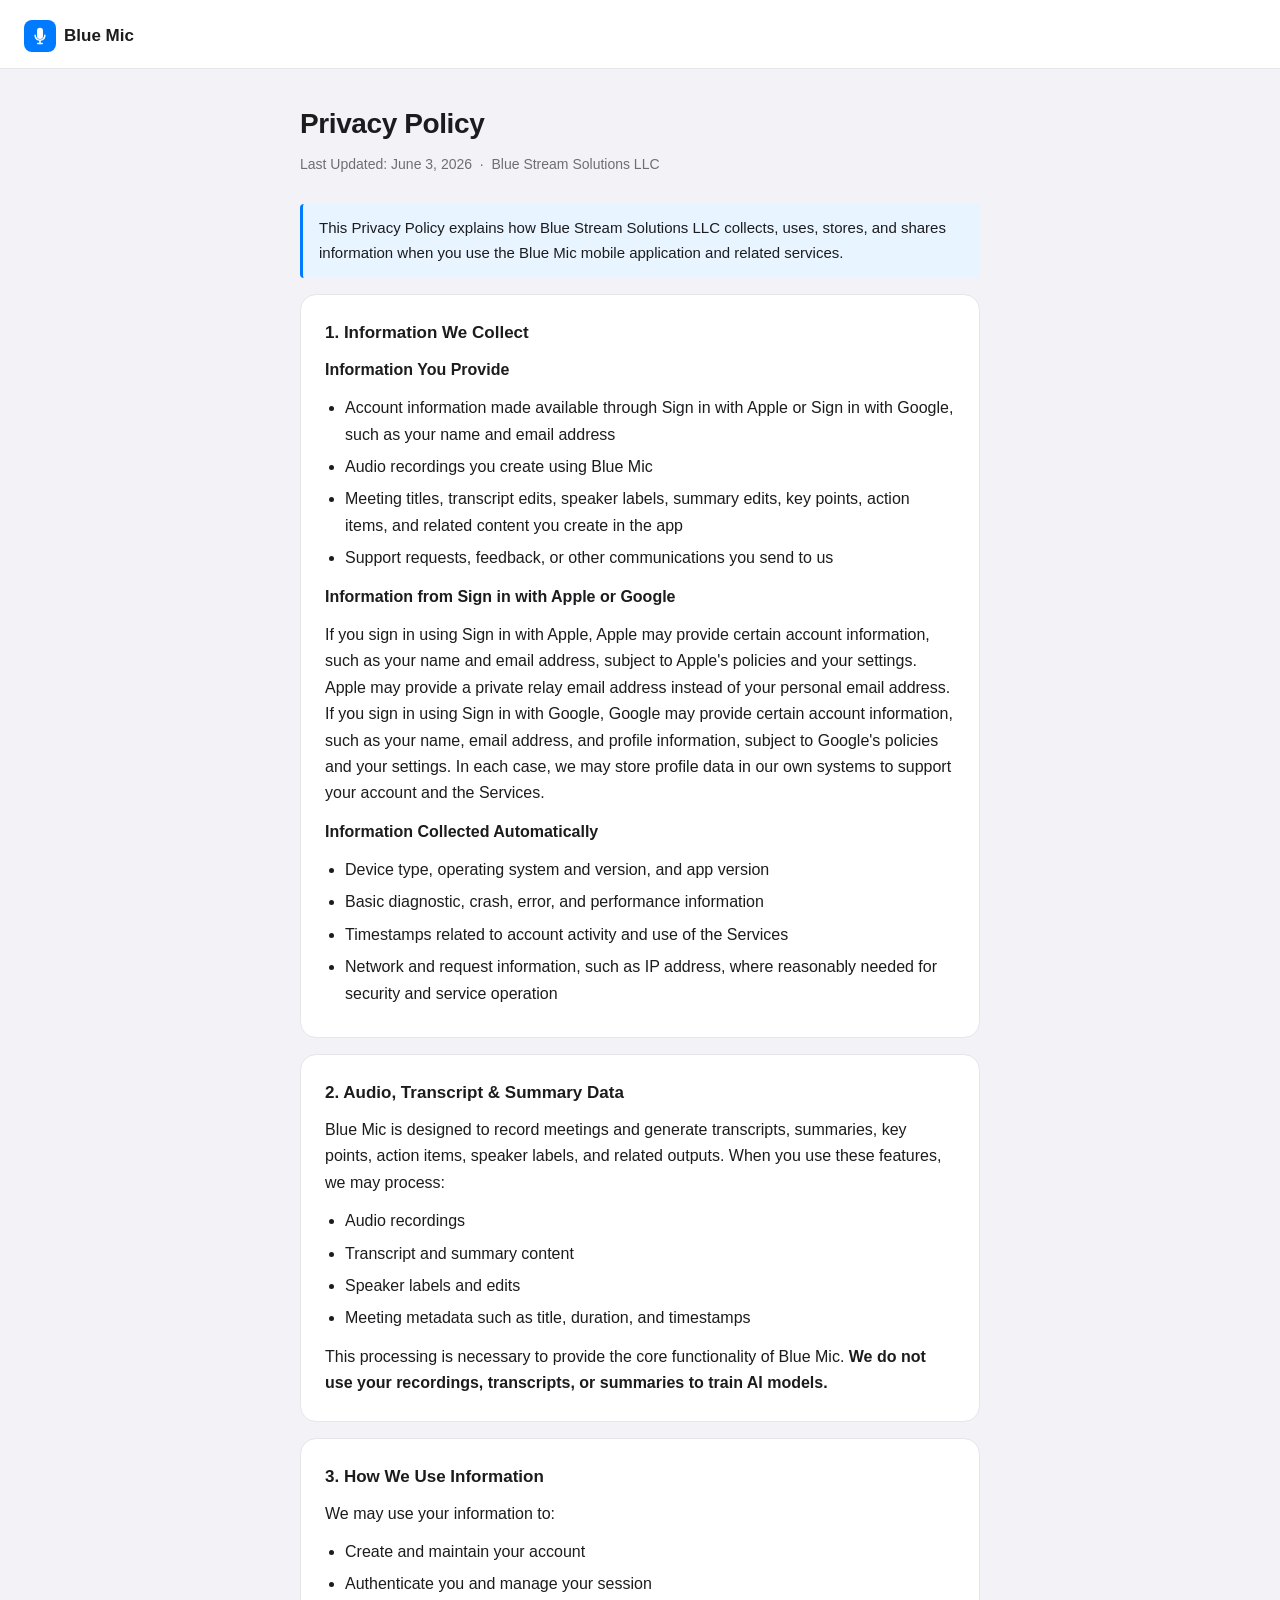
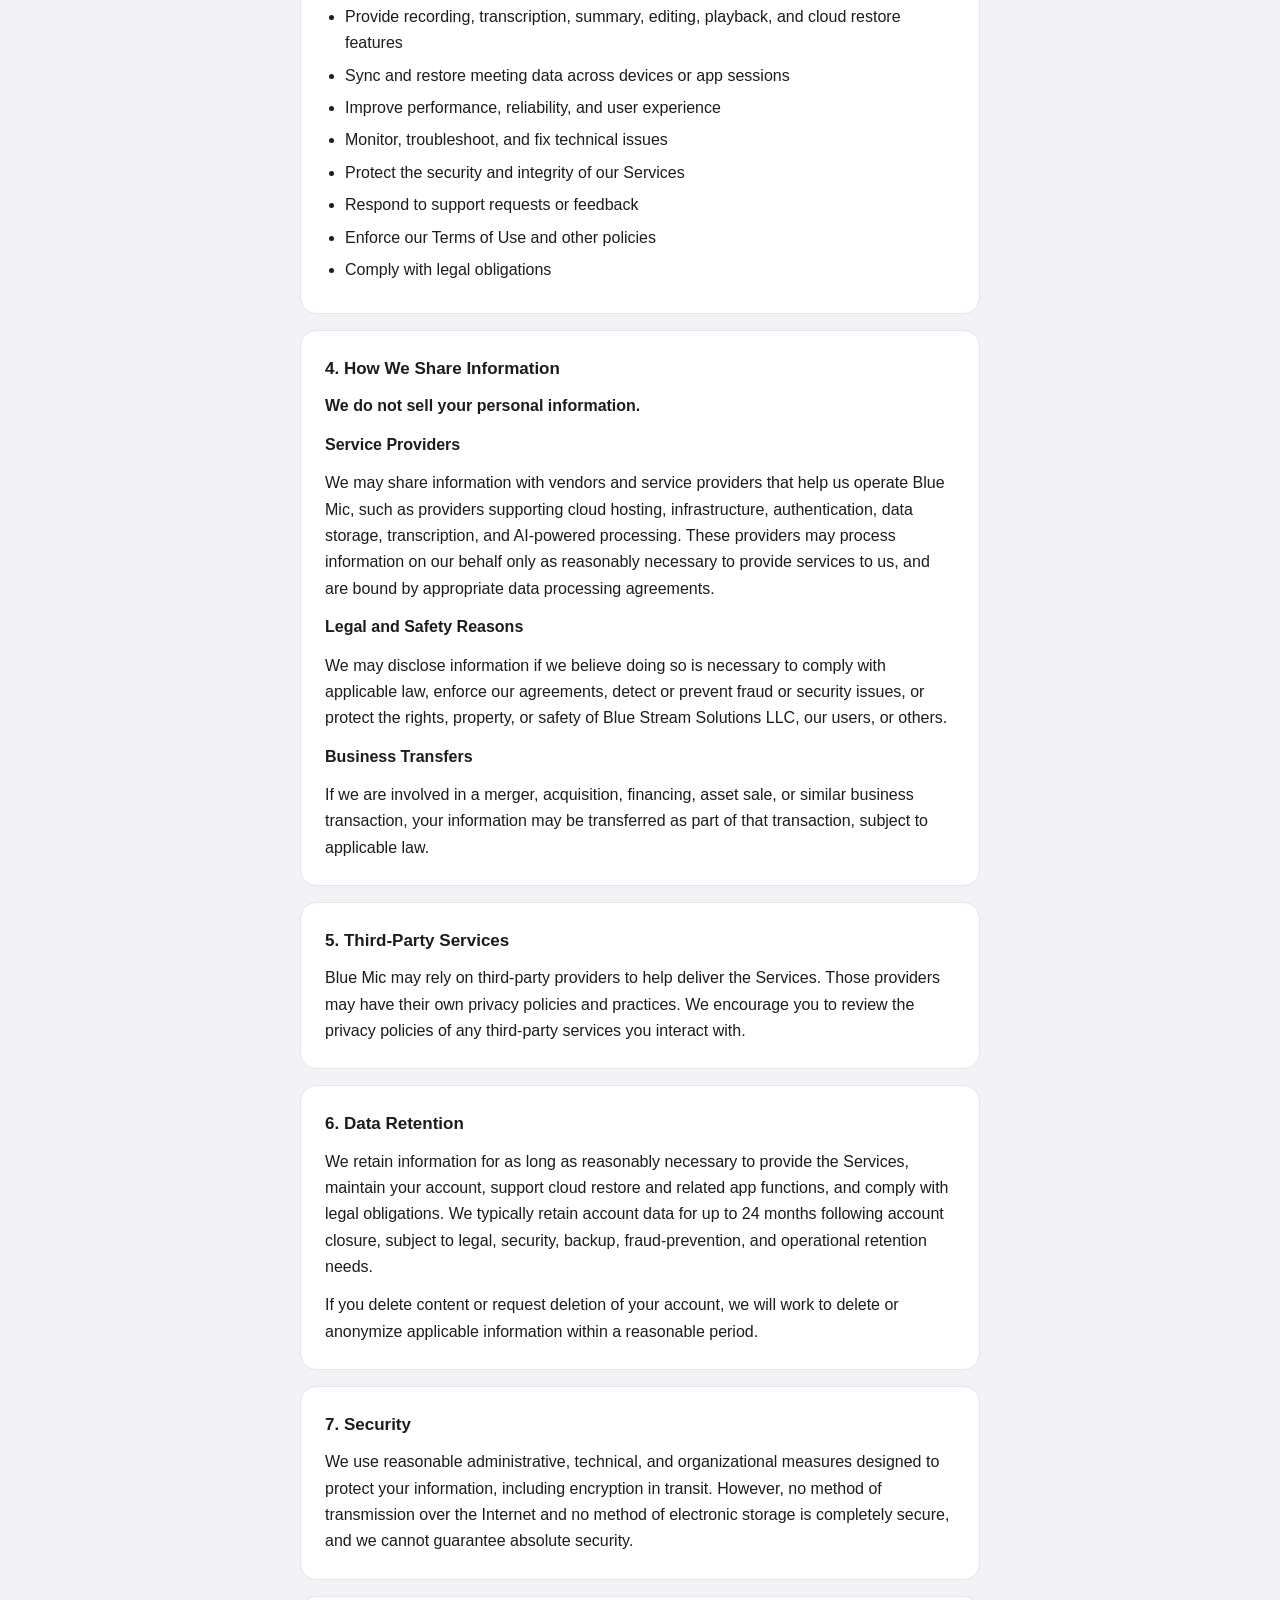
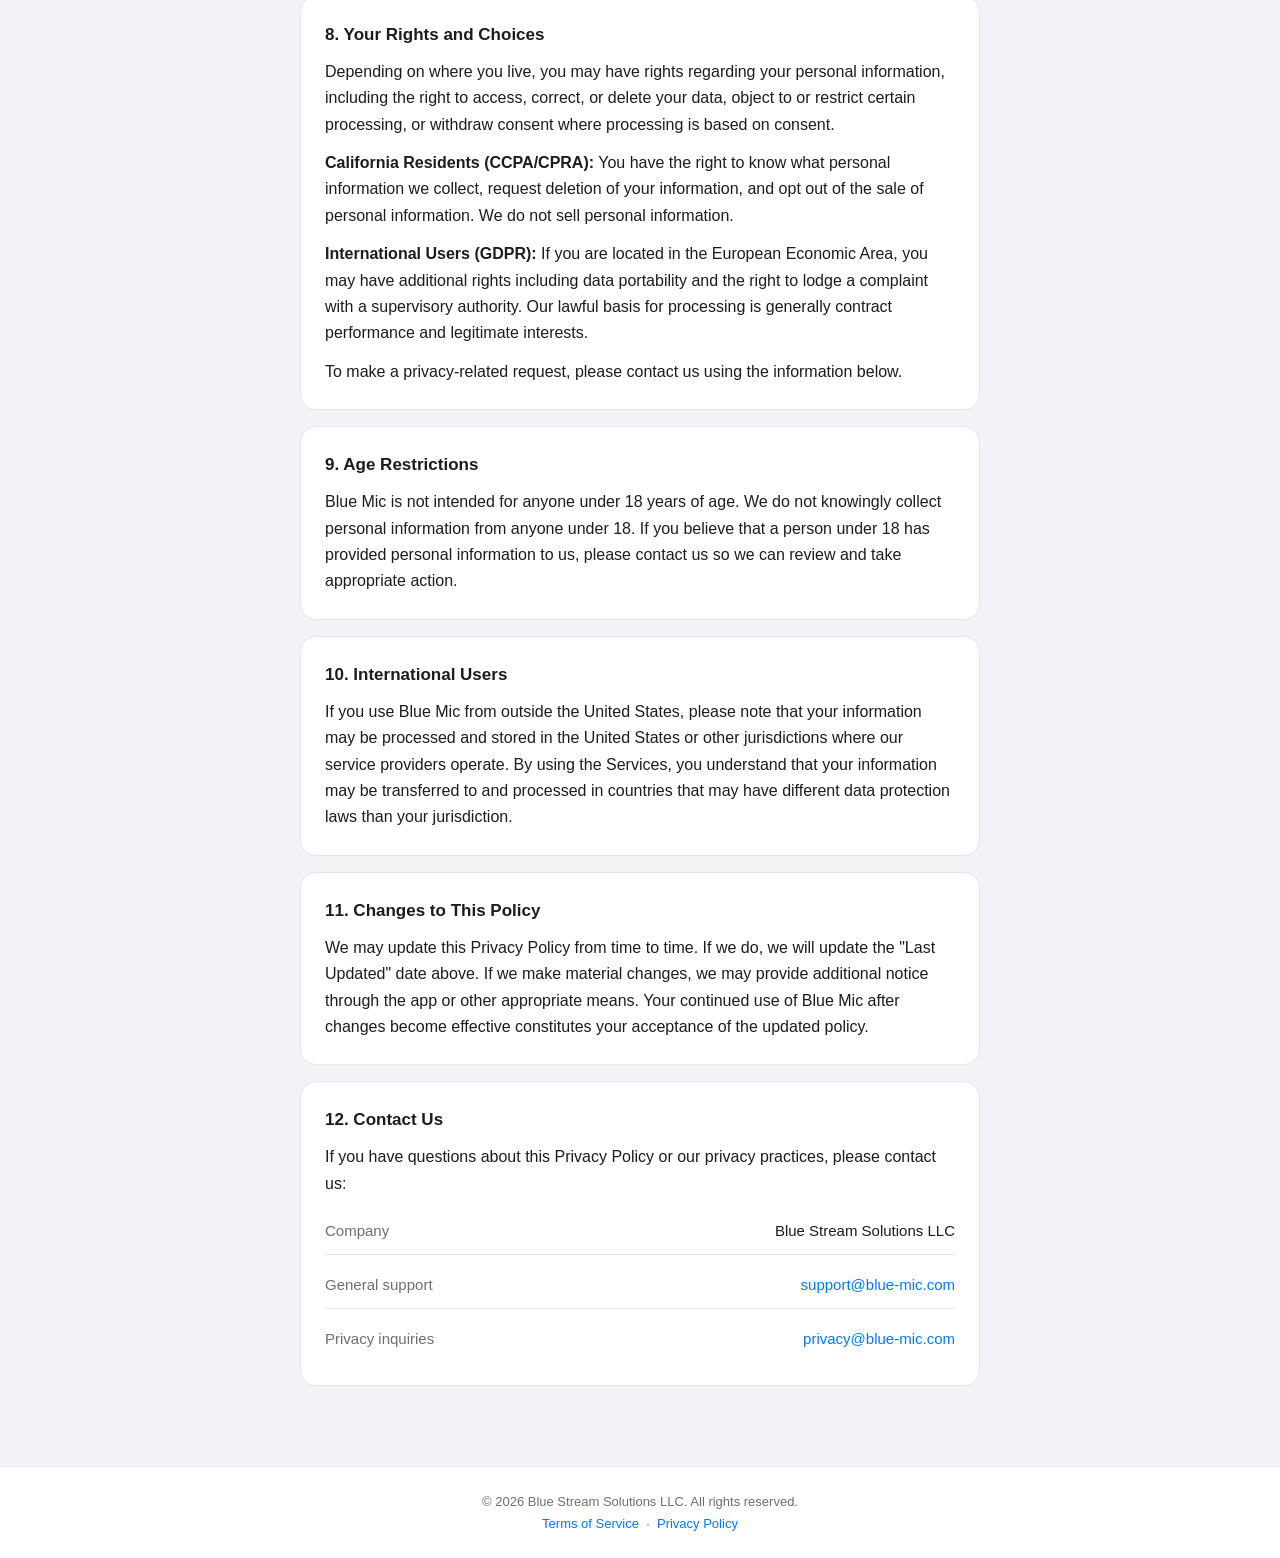
<file: privacy.html>
<!DOCTYPE html>
<html lang="en">
<head>
  <meta charset="UTF-8" />
  <meta name="viewport" content="width=device-width, initial-scale=1.0" />
  <link rel="icon" type="image/png" href="favicon.png" />
  <title>Privacy Policy – Blue Mic</title>
  <style>
    :root {
      --blue: #007AFF;
      --text: #1c1c1e;
      --secondary: #6e6e73;
      --bg: #f2f2f7;
      --card: #ffffff;
      --border: #e5e5ea;
    }
    * { box-sizing: border-box; margin: 0; padding: 0; }
    body {
      font-family: -apple-system, BlinkMacSystemFont, "Segoe UI", Helvetica, Arial, sans-serif;
      background: var(--bg);
      color: var(--text);
      font-size: 16px;
      line-height: 1.65;
      -webkit-font-smoothing: antialiased;
    }
    header {
      background: var(--card);
      border-bottom: 1px solid var(--border);
      padding: 20px 24px 16px;
      position: sticky;
      top: 0;
      z-index: 10;
    }
    header .logo {
      display: flex;
      align-items: center;
      gap: 8px;
      text-decoration: none;
    }
    header .logo-icon {
      width: 32px;
      height: 32px;
      background: var(--blue);
      border-radius: 8px;
      display: flex;
      align-items: center;
      justify-content: center;
    }
    header .logo-icon svg { width: 18px; height: 18px; fill: white; }
    header .logo-name {
      font-size: 17px;
      font-weight: 600;
      color: var(--text);
    }
    .container {
      max-width: 720px;
      margin: 0 auto;
      padding: 32px 20px 64px;
    }
    h1 {
      font-size: 28px;
      font-weight: 700;
      letter-spacing: -0.4px;
      margin-bottom: 6px;
    }
    .meta {
      font-size: 14px;
      color: var(--secondary);
      margin-bottom: 28px;
    }
    .card {
      background: var(--card);
      border-radius: 16px;
      padding: 24px;
      margin-bottom: 16px;
      border: 1px solid var(--border);
    }
    h2 {
      font-size: 17px;
      font-weight: 600;
      margin-bottom: 10px;
      color: var(--text);
    }
    p { margin-bottom: 12px; color: var(--text); }
    p:last-child { margin-bottom: 0; }
    ul {
      padding-left: 20px;
      margin-bottom: 12px;
    }
    ul:last-child { margin-bottom: 0; }
    li { margin-bottom: 6px; }
    a { color: var(--blue); text-decoration: none; }
    a:hover { text-decoration: underline; }
    .highlight {
      background: #e8f4ff;
      border-left: 3px solid var(--blue);
      border-radius: 4px;
      padding: 12px 16px;
      font-size: 15px;
      color: var(--text);
      margin-bottom: 16px;
    }
    .contact-grid {
      display: flex;
      flex-direction: column;
      gap: 8px;
    }
    .contact-item {
      display: flex;
      justify-content: space-between;
      align-items: center;
      padding: 10px 0;
      border-bottom: 1px solid var(--border);
      font-size: 15px;
    }
    .contact-item:last-child { border-bottom: none; }
    .contact-label { color: var(--secondary); }
    footer {
      text-align: center;
      font-size: 13px;
      color: var(--secondary);
      padding: 24px 20px;
      border-top: 1px solid var(--border);
      background: var(--card);
    }
  </style>
</head>
<body>

<header>
  <a class="logo" href="https://blue-mic.com">
    <div class="logo-icon">
      <svg viewBox="0 0 24 24" xmlns="http://www.w3.org/2000/svg">
        <path d="M12 1a4 4 0 0 1 4 4v7a4 4 0 0 1-8 0V5a4 4 0 0 1 4-4zm-6.5 9a1 1 0 0 1 1 1 5.5 5.5 0 0 0 11 0 1 1 0 1 1 2 0 7.5 7.5 0 0 1-6.5 7.43V21h2a1 1 0 1 1 0 2h-6a1 1 0 1 1 0-2h2v-2.57A7.5 7.5 0 0 1 4.5 11a1 1 0 0 1 1-1z"/>
      </svg>
    </div>
    <span class="logo-name">Blue Mic</span>
  </a>
</header>

<div class="container">
  <h1>Privacy Policy</h1>
  <p class="meta">Last Updated: June 3, 2026 &nbsp;·&nbsp; Blue Stream Solutions LLC</p>

  <div class="highlight">
    This Privacy Policy explains how Blue Stream Solutions LLC collects, uses, stores, and shares information when you use the Blue Mic mobile application and related services.
  </div>

  <div class="card">
    <h2>1. Information We Collect</h2>
    <p><strong>Information You Provide</strong></p>
    <ul>
      <li>Account information made available through Sign in with Apple or Sign in with Google, such as your name and email address</li>
      <li>Audio recordings you create using Blue Mic</li>
      <li>Meeting titles, transcript edits, speaker labels, summary edits, key points, action items, and related content you create in the app</li>
      <li>Support requests, feedback, or other communications you send to us</li>
    </ul>
    <p><strong>Information from Sign in with Apple or Google</strong></p>
    <p>If you sign in using Sign in with Apple, Apple may provide certain account information, such as your name and email address, subject to Apple's policies and your settings. Apple may provide a private relay email address instead of your personal email address. If you sign in using Sign in with Google, Google may provide certain account information, such as your name, email address, and profile information, subject to Google's policies and your settings. In each case, we may store profile data in our own systems to support your account and the Services.</p>
    <p><strong>Information Collected Automatically</strong></p>
    <ul>
      <li>Device type, operating system and version, and app version</li>
      <li>Basic diagnostic, crash, error, and performance information</li>
      <li>Timestamps related to account activity and use of the Services</li>
      <li>Network and request information, such as IP address, where reasonably needed for security and service operation</li>
    </ul>
  </div>

  <div class="card">
    <h2>2. Audio, Transcript & Summary Data</h2>
    <p>Blue Mic is designed to record meetings and generate transcripts, summaries, key points, action items, speaker labels, and related outputs. When you use these features, we may process:</p>
    <ul>
      <li>Audio recordings</li>
      <li>Transcript and summary content</li>
      <li>Speaker labels and edits</li>
      <li>Meeting metadata such as title, duration, and timestamps</li>
    </ul>
    <p>This processing is necessary to provide the core functionality of Blue Mic. <strong>We do not use your recordings, transcripts, or summaries to train AI models.</strong></p>
  </div>

  <div class="card">
    <h2>3. How We Use Information</h2>
    <p>We may use your information to:</p>
    <ul>
      <li>Create and maintain your account</li>
      <li>Authenticate you and manage your session</li>
      <li>Provide recording, transcription, summary, editing, playback, and cloud restore features</li>
      <li>Sync and restore meeting data across devices or app sessions</li>
      <li>Improve performance, reliability, and user experience</li>
      <li>Monitor, troubleshoot, and fix technical issues</li>
      <li>Protect the security and integrity of our Services</li>
      <li>Respond to support requests or feedback</li>
      <li>Enforce our Terms of Use and other policies</li>
      <li>Comply with legal obligations</li>
    </ul>
  </div>

  <div class="card">
    <h2>4. How We Share Information</h2>
    <p><strong>We do not sell your personal information.</strong></p>
    <p><strong>Service Providers</strong></p>
    <p>We may share information with vendors and service providers that help us operate Blue Mic, such as providers supporting cloud hosting, infrastructure, authentication, data storage, transcription, and AI-powered processing. These providers may process information on our behalf only as reasonably necessary to provide services to us, and are bound by appropriate data processing agreements.</p>
    <p><strong>Legal and Safety Reasons</strong></p>
    <p>We may disclose information if we believe doing so is necessary to comply with applicable law, enforce our agreements, detect or prevent fraud or security issues, or protect the rights, property, or safety of Blue Stream Solutions LLC, our users, or others.</p>
    <p><strong>Business Transfers</strong></p>
    <p>If we are involved in a merger, acquisition, financing, asset sale, or similar business transaction, your information may be transferred as part of that transaction, subject to applicable law.</p>
  </div>

  <div class="card">
    <h2>5. Third-Party Services</h2>
    <p>Blue Mic may rely on third-party providers to help deliver the Services. Those providers may have their own privacy policies and practices. We encourage you to review the privacy policies of any third-party services you interact with.</p>
  </div>

  <div class="card">
    <h2>6. Data Retention</h2>
    <p>We retain information for as long as reasonably necessary to provide the Services, maintain your account, support cloud restore and related app functions, and comply with legal obligations. We typically retain account data for up to 24 months following account closure, subject to legal, security, backup, fraud-prevention, and operational retention needs.</p>
    <p>If you delete content or request deletion of your account, we will work to delete or anonymize applicable information within a reasonable period.</p>
  </div>

  <div class="card">
    <h2>7. Security</h2>
    <p>We use reasonable administrative, technical, and organizational measures designed to protect your information, including encryption in transit. However, no method of transmission over the Internet and no method of electronic storage is completely secure, and we cannot guarantee absolute security.</p>
  </div>

  <div class="card">
    <h2>8. Your Rights and Choices</h2>
    <p>Depending on where you live, you may have rights regarding your personal information, including the right to access, correct, or delete your data, object to or restrict certain processing, or withdraw consent where processing is based on consent.</p>
    <p><strong>California Residents (CCPA/CPRA):</strong> You have the right to know what personal information we collect, request deletion of your information, and opt out of the sale of personal information. We do not sell personal information.</p>
    <p><strong>International Users (GDPR):</strong> If you are located in the European Economic Area, you may have additional rights including data portability and the right to lodge a complaint with a supervisory authority. Our lawful basis for processing is generally contract performance and legitimate interests.</p>
    <p>To make a privacy-related request, please contact us using the information below.</p>
  </div>

  <div class="card">
    <h2>9. Age Restrictions</h2>
    <p>Blue Mic is not intended for anyone under 18 years of age. We do not knowingly collect personal information from anyone under 18. If you believe that a person under 18 has provided personal information to us, please contact us so we can review and take appropriate action.</p>
  </div>

  <div class="card">
    <h2>10. International Users</h2>
    <p>If you use Blue Mic from outside the United States, please note that your information may be processed and stored in the United States or other jurisdictions where our service providers operate. By using the Services, you understand that your information may be transferred to and processed in countries that may have different data protection laws than your jurisdiction.</p>
  </div>

  <div class="card">
    <h2>11. Changes to This Policy</h2>
    <p>We may update this Privacy Policy from time to time. If we do, we will update the "Last Updated" date above. If we make material changes, we may provide additional notice through the app or other appropriate means. Your continued use of Blue Mic after changes become effective constitutes your acceptance of the updated policy.</p>
  </div>

  <div class="card">
    <h2>12. Contact Us</h2>
    <p>If you have questions about this Privacy Policy or our privacy practices, please contact us:</p>
    <div class="contact-grid">
      <div class="contact-item">
        <span class="contact-label">Company</span>
        <span>Blue Stream Solutions LLC</span>
      </div>
      <div class="contact-item">
        <span class="contact-label">General support</span>
        <a href="mailto:support@blue-mic.com">support@blue-mic.com</a>
      </div>
      <div class="contact-item">
        <span class="contact-label">Privacy inquiries</span>
        <a href="mailto:privacy@blue-mic.com">privacy@blue-mic.com</a>
      </div>
    </div>
  </div>
</div>

<footer>
  &copy; 2026 Blue Stream Solutions LLC. All rights reserved.<br>
  <a href="https://blue-mic.com/terms">Terms of Service</a> &nbsp;·&nbsp; <a href="https://blue-mic.com/privacy">Privacy Policy</a>
</footer>

</body>
</html>
</file>
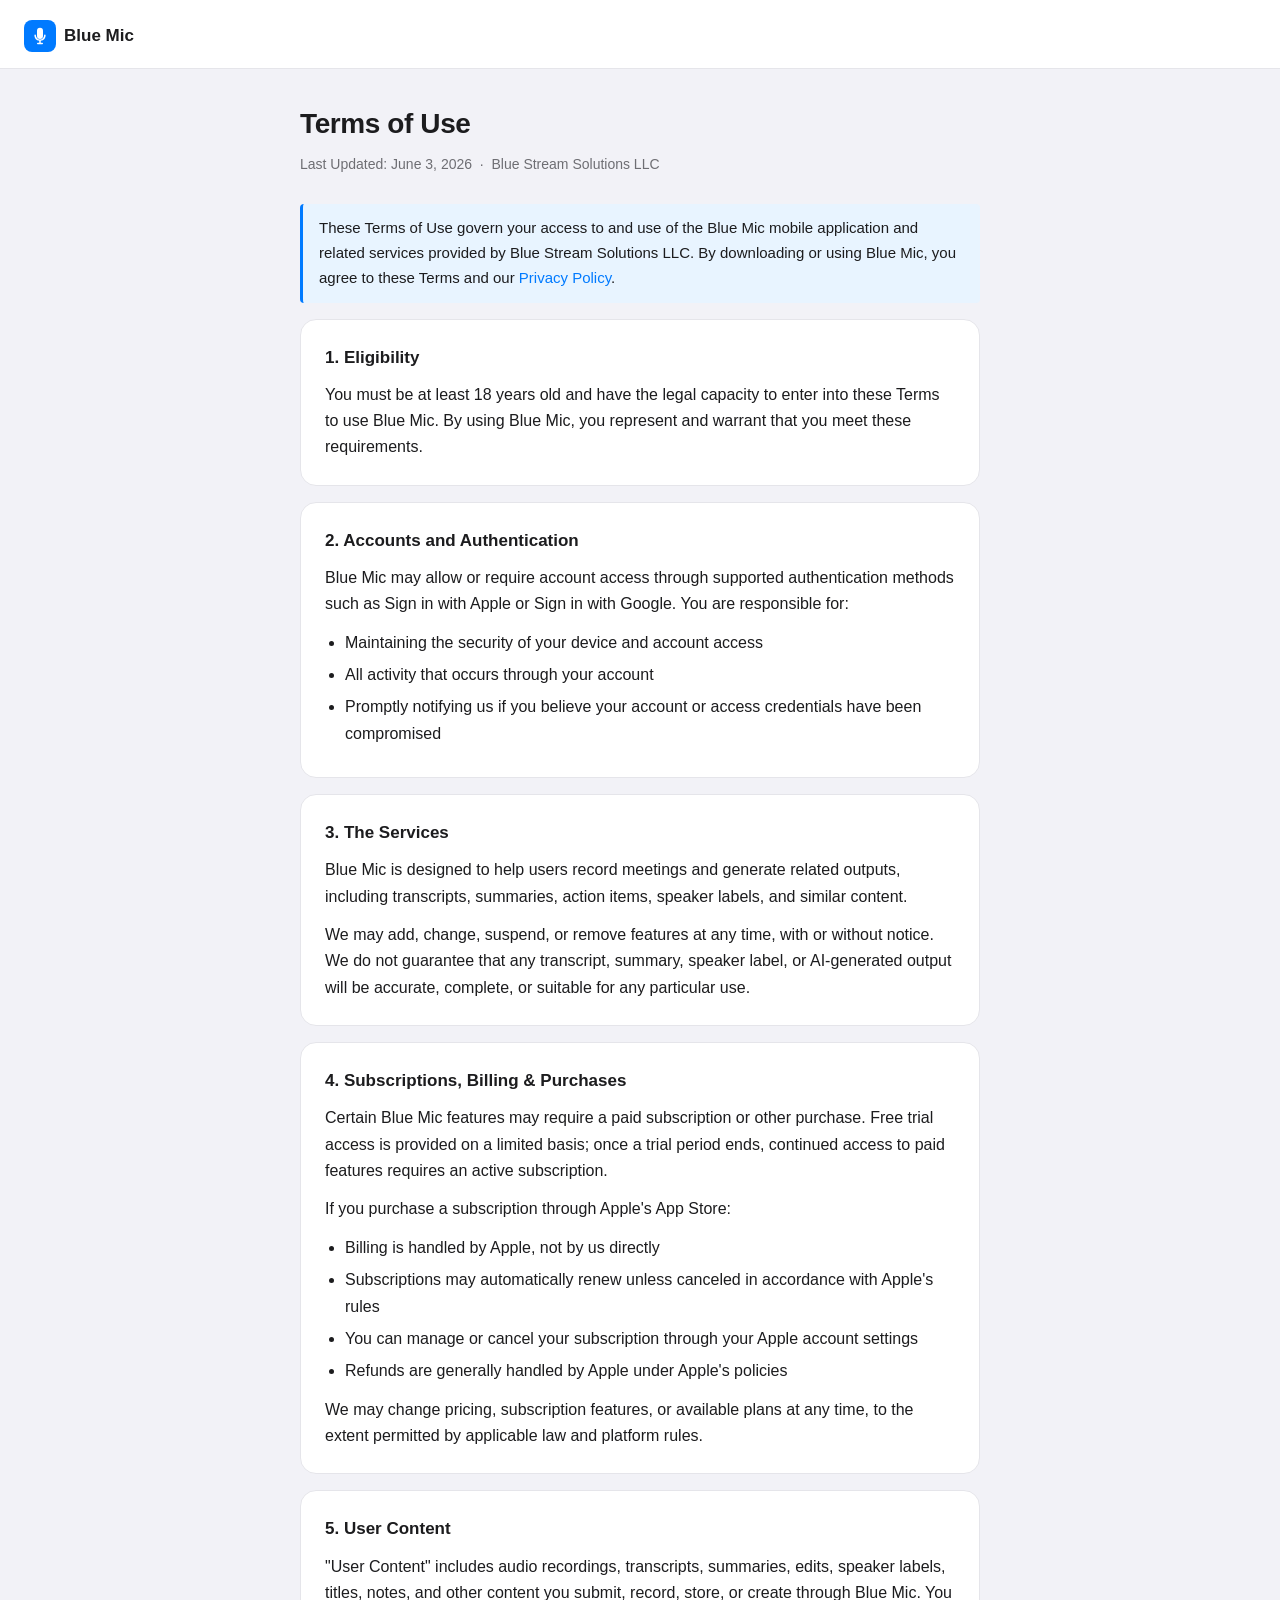
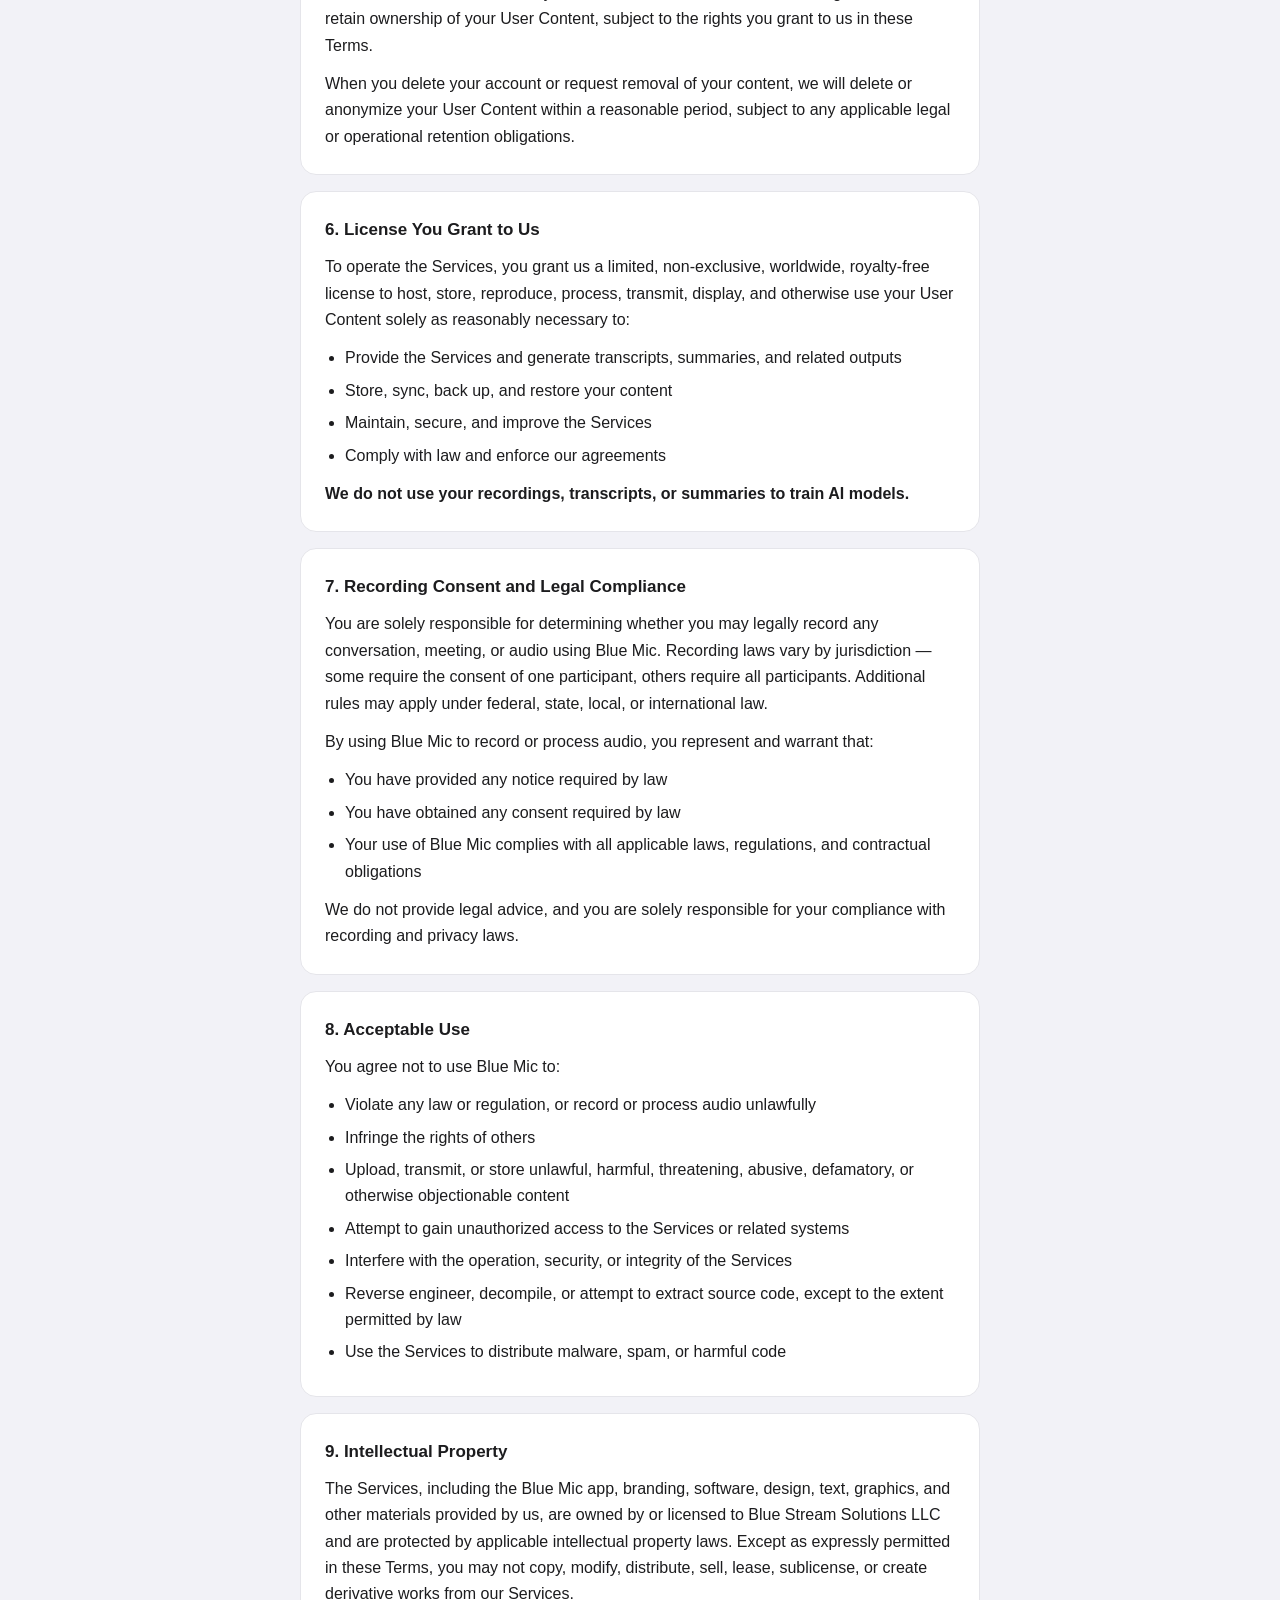
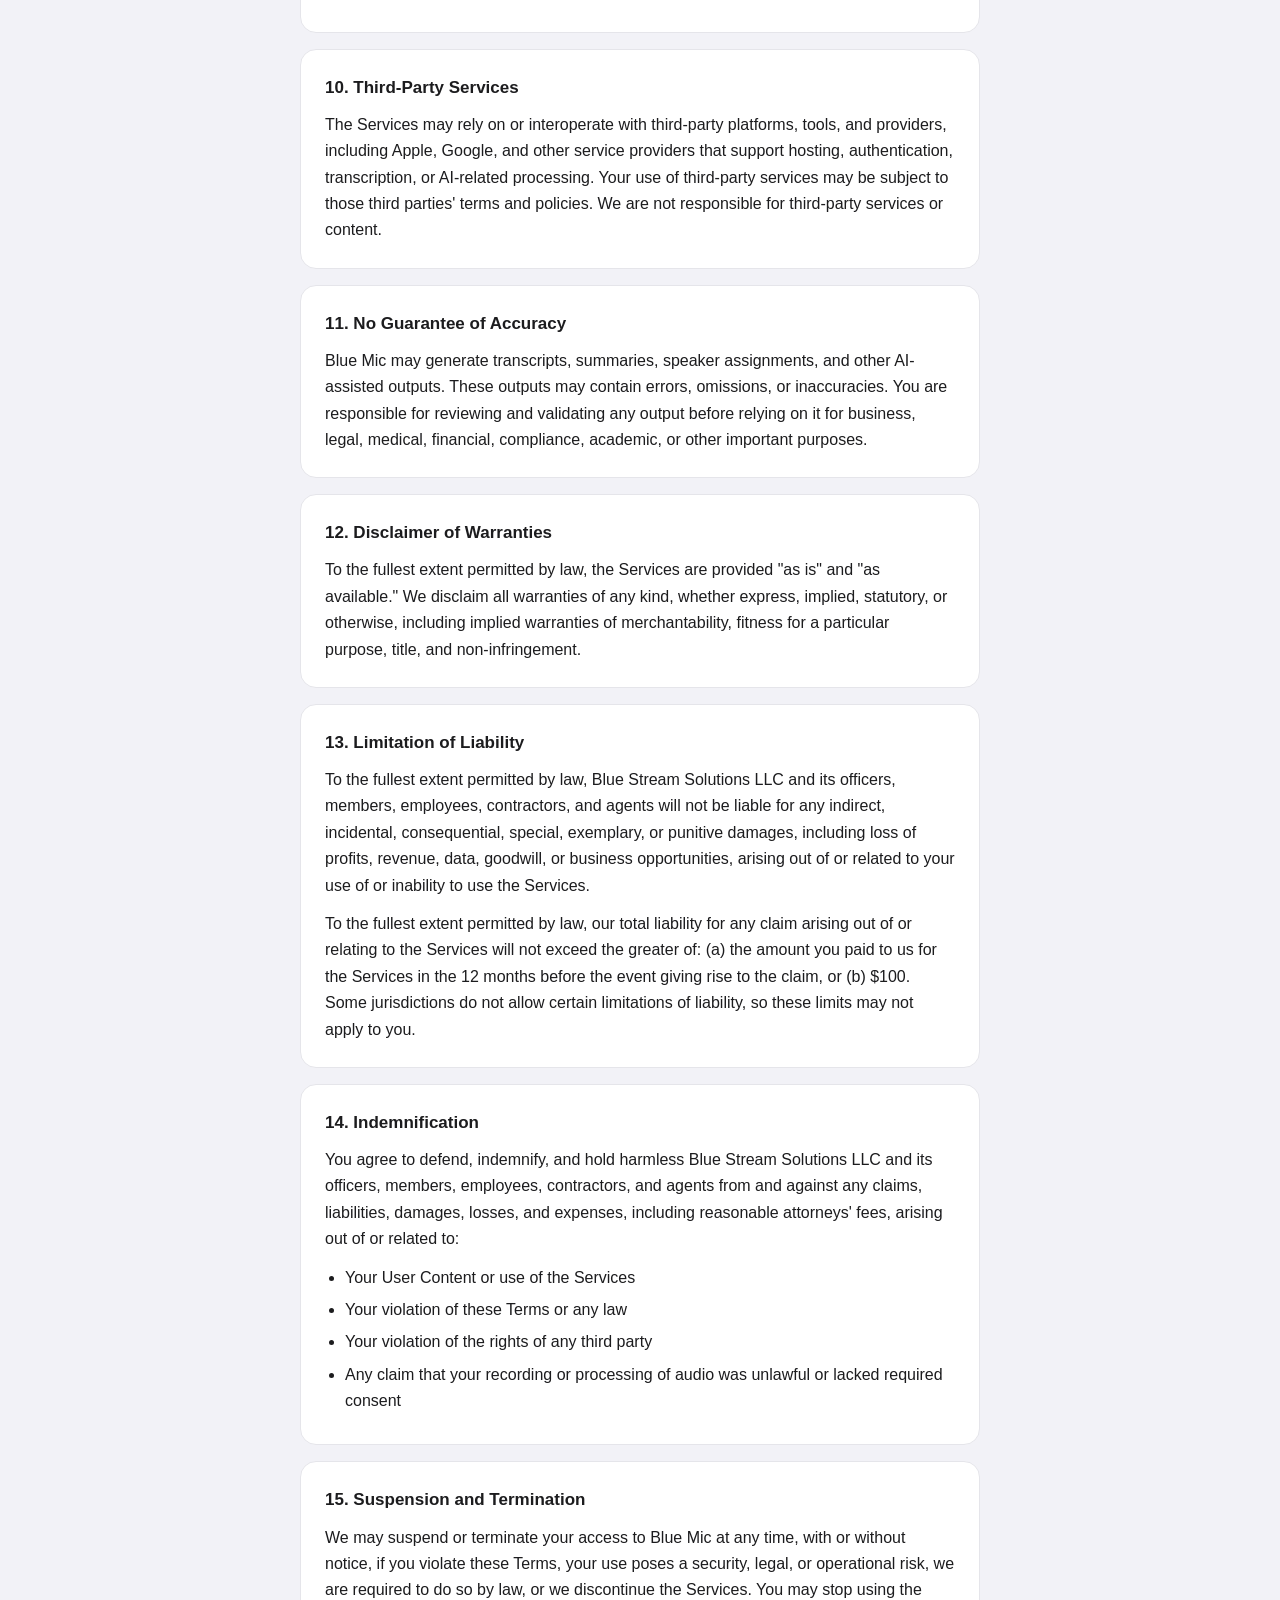
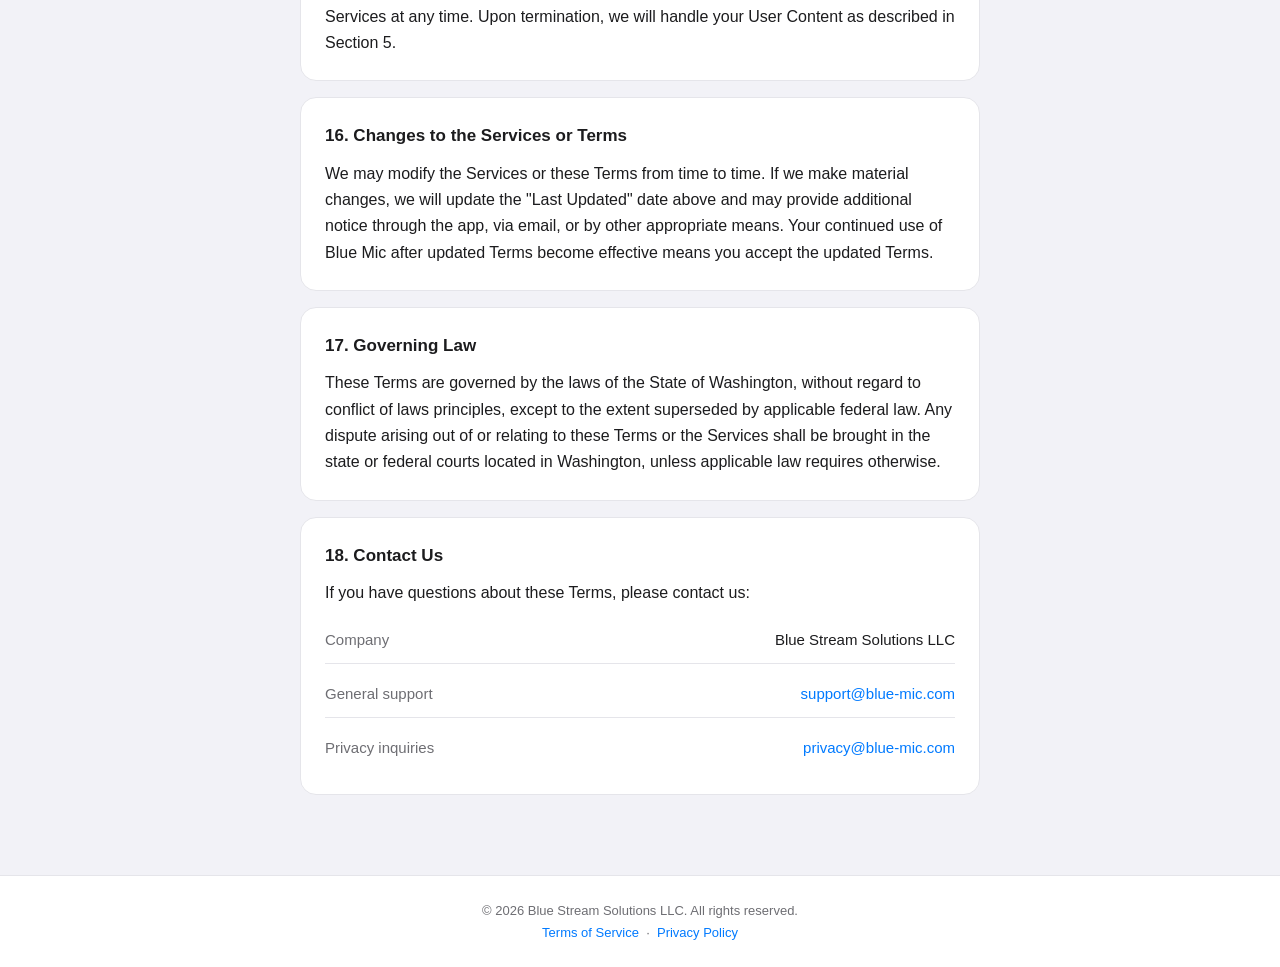
<file: terms.html>
<!DOCTYPE html>
<html lang="en">
<head>
  <meta charset="UTF-8" />
  <meta name="viewport" content="width=device-width, initial-scale=1.0" />
  <link rel="icon" type="image/png" href="favicon.png" />
  <title>Terms of Use – Blue Mic</title>
  <style>
    :root {
      --blue: #007AFF;
      --text: #1c1c1e;
      --secondary: #6e6e73;
      --bg: #f2f2f7;
      --card: #ffffff;
      --border: #e5e5ea;
    }
    * { box-sizing: border-box; margin: 0; padding: 0; }
    body {
      font-family: -apple-system, BlinkMacSystemFont, "Segoe UI", Helvetica, Arial, sans-serif;
      background: var(--bg);
      color: var(--text);
      font-size: 16px;
      line-height: 1.65;
      -webkit-font-smoothing: antialiased;
    }
    header {
      background: var(--card);
      border-bottom: 1px solid var(--border);
      padding: 20px 24px 16px;
      position: sticky;
      top: 0;
      z-index: 10;
    }
    header .logo {
      display: flex;
      align-items: center;
      gap: 8px;
      text-decoration: none;
    }
    header .logo-icon {
      width: 32px;
      height: 32px;
      background: var(--blue);
      border-radius: 8px;
      display: flex;
      align-items: center;
      justify-content: center;
    }
    header .logo-icon svg { width: 18px; height: 18px; fill: white; }
    header .logo-name {
      font-size: 17px;
      font-weight: 600;
      color: var(--text);
    }
    .container {
      max-width: 720px;
      margin: 0 auto;
      padding: 32px 20px 64px;
    }
    h1 {
      font-size: 28px;
      font-weight: 700;
      letter-spacing: -0.4px;
      margin-bottom: 6px;
    }
    .meta {
      font-size: 14px;
      color: var(--secondary);
      margin-bottom: 28px;
    }
    .card {
      background: var(--card);
      border-radius: 16px;
      padding: 24px;
      margin-bottom: 16px;
      border: 1px solid var(--border);
    }
    h2 {
      font-size: 17px;
      font-weight: 600;
      margin-bottom: 10px;
      color: var(--text);
    }
    p { margin-bottom: 12px; color: var(--text); }
    p:last-child { margin-bottom: 0; }
    ul {
      padding-left: 20px;
      margin-bottom: 12px;
    }
    ul:last-child { margin-bottom: 0; }
    li { margin-bottom: 6px; }
    a { color: var(--blue); text-decoration: none; }
    a:hover { text-decoration: underline; }
    .highlight {
      background: #e8f4ff;
      border-left: 3px solid var(--blue);
      border-radius: 4px;
      padding: 12px 16px;
      font-size: 15px;
      color: var(--text);
      margin-bottom: 16px;
    }
    .contact-grid {
      display: flex;
      flex-direction: column;
      gap: 8px;
    }
    .contact-item {
      display: flex;
      justify-content: space-between;
      align-items: center;
      padding: 10px 0;
      border-bottom: 1px solid var(--border);
      font-size: 15px;
    }
    .contact-item:last-child { border-bottom: none; }
    .contact-label { color: var(--secondary); }
    footer {
      text-align: center;
      font-size: 13px;
      color: var(--secondary);
      padding: 24px 20px;
      border-top: 1px solid var(--border);
      background: var(--card);
    }
  </style>
</head>
<body>

<header>
  <a class="logo" href="https://blue-mic.com">
    <div class="logo-icon">
      <svg viewBox="0 0 24 24" xmlns="http://www.w3.org/2000/svg">
        <path d="M12 1a4 4 0 0 1 4 4v7a4 4 0 0 1-8 0V5a4 4 0 0 1 4-4zm-6.5 9a1 1 0 0 1 1 1 5.5 5.5 0 0 0 11 0 1 1 0 1 1 2 0 7.5 7.5 0 0 1-6.5 7.43V21h2a1 1 0 1 1 0 2h-6a1 1 0 1 1 0-2h2v-2.57A7.5 7.5 0 0 1 4.5 11a1 1 0 0 1 1-1z"/>
      </svg>
    </div>
    <span class="logo-name">Blue Mic</span>
  </a>
</header>

<div class="container">
  <h1>Terms of Use</h1>
  <p class="meta">Last Updated: June 3, 2026 &nbsp;·&nbsp; Blue Stream Solutions LLC</p>

  <div class="highlight">
    These Terms of Use govern your access to and use of the Blue Mic mobile application and related services provided by Blue Stream Solutions LLC. By downloading or using Blue Mic, you agree to these Terms and our <a href="https://blue-mic.com/privacy">Privacy Policy</a>.
  </div>

  <div class="card">
    <h2>1. Eligibility</h2>
    <p>You must be at least 18 years old and have the legal capacity to enter into these Terms to use Blue Mic. By using Blue Mic, you represent and warrant that you meet these requirements.</p>
  </div>

  <div class="card">
    <h2>2. Accounts and Authentication</h2>
    <p>Blue Mic may allow or require account access through supported authentication methods such as Sign in with Apple or Sign in with Google. You are responsible for:</p>
    <ul>
      <li>Maintaining the security of your device and account access</li>
      <li>All activity that occurs through your account</li>
      <li>Promptly notifying us if you believe your account or access credentials have been compromised</li>
    </ul>
  </div>

  <div class="card">
    <h2>3. The Services</h2>
    <p>Blue Mic is designed to help users record meetings and generate related outputs, including transcripts, summaries, action items, speaker labels, and similar content.</p>
    <p>We may add, change, suspend, or remove features at any time, with or without notice. We do not guarantee that any transcript, summary, speaker label, or AI-generated output will be accurate, complete, or suitable for any particular use.</p>
  </div>

  <div class="card">
    <h2>4. Subscriptions, Billing & Purchases</h2>
    <p>Certain Blue Mic features may require a paid subscription or other purchase. Free trial access is provided on a limited basis; once a trial period ends, continued access to paid features requires an active subscription.</p>
    <p>If you purchase a subscription through Apple's App Store:</p>
    <ul>
      <li>Billing is handled by Apple, not by us directly</li>
      <li>Subscriptions may automatically renew unless canceled in accordance with Apple's rules</li>
      <li>You can manage or cancel your subscription through your Apple account settings</li>
      <li>Refunds are generally handled by Apple under Apple's policies</li>
    </ul>
    <p>We may change pricing, subscription features, or available plans at any time, to the extent permitted by applicable law and platform rules.</p>
  </div>

  <div class="card">
    <h2>5. User Content</h2>
    <p>"User Content" includes audio recordings, transcripts, summaries, edits, speaker labels, titles, notes, and other content you submit, record, store, or create through Blue Mic. You retain ownership of your User Content, subject to the rights you grant to us in these Terms.</p>
    <p>When you delete your account or request removal of your content, we will delete or anonymize your User Content within a reasonable period, subject to any applicable legal or operational retention obligations.</p>
  </div>

  <div class="card">
    <h2>6. License You Grant to Us</h2>
    <p>To operate the Services, you grant us a limited, non-exclusive, worldwide, royalty-free license to host, store, reproduce, process, transmit, display, and otherwise use your User Content solely as reasonably necessary to:</p>
    <ul>
      <li>Provide the Services and generate transcripts, summaries, and related outputs</li>
      <li>Store, sync, back up, and restore your content</li>
      <li>Maintain, secure, and improve the Services</li>
      <li>Comply with law and enforce our agreements</li>
    </ul>
    <p><strong>We do not use your recordings, transcripts, or summaries to train AI models.</strong></p>
  </div>

  <div class="card">
    <h2>7. Recording Consent and Legal Compliance</h2>
    <p>You are solely responsible for determining whether you may legally record any conversation, meeting, or audio using Blue Mic. Recording laws vary by jurisdiction — some require the consent of one participant, others require all participants. Additional rules may apply under federal, state, local, or international law.</p>
    <p>By using Blue Mic to record or process audio, you represent and warrant that:</p>
    <ul>
      <li>You have provided any notice required by law</li>
      <li>You have obtained any consent required by law</li>
      <li>Your use of Blue Mic complies with all applicable laws, regulations, and contractual obligations</li>
    </ul>
    <p>We do not provide legal advice, and you are solely responsible for your compliance with recording and privacy laws.</p>
  </div>

  <div class="card">
    <h2>8. Acceptable Use</h2>
    <p>You agree not to use Blue Mic to:</p>
    <ul>
      <li>Violate any law or regulation, or record or process audio unlawfully</li>
      <li>Infringe the rights of others</li>
      <li>Upload, transmit, or store unlawful, harmful, threatening, abusive, defamatory, or otherwise objectionable content</li>
      <li>Attempt to gain unauthorized access to the Services or related systems</li>
      <li>Interfere with the operation, security, or integrity of the Services</li>
      <li>Reverse engineer, decompile, or attempt to extract source code, except to the extent permitted by law</li>
      <li>Use the Services to distribute malware, spam, or harmful code</li>
    </ul>
  </div>

  <div class="card">
    <h2>9. Intellectual Property</h2>
    <p>The Services, including the Blue Mic app, branding, software, design, text, graphics, and other materials provided by us, are owned by or licensed to Blue Stream Solutions LLC and are protected by applicable intellectual property laws. Except as expressly permitted in these Terms, you may not copy, modify, distribute, sell, lease, sublicense, or create derivative works from our Services.</p>
  </div>

  <div class="card">
    <h2>10. Third-Party Services</h2>
    <p>The Services may rely on or interoperate with third-party platforms, tools, and providers, including Apple, Google, and other service providers that support hosting, authentication, transcription, or AI-related processing. Your use of third-party services may be subject to those third parties' terms and policies. We are not responsible for third-party services or content.</p>
  </div>

  <div class="card">
    <h2>11. No Guarantee of Accuracy</h2>
    <p>Blue Mic may generate transcripts, summaries, speaker assignments, and other AI-assisted outputs. These outputs may contain errors, omissions, or inaccuracies. You are responsible for reviewing and validating any output before relying on it for business, legal, medical, financial, compliance, academic, or other important purposes.</p>
  </div>

  <div class="card">
    <h2>12. Disclaimer of Warranties</h2>
    <p>To the fullest extent permitted by law, the Services are provided "as is" and "as available." We disclaim all warranties of any kind, whether express, implied, statutory, or otherwise, including implied warranties of merchantability, fitness for a particular purpose, title, and non-infringement.</p>
  </div>

  <div class="card">
    <h2>13. Limitation of Liability</h2>
    <p>To the fullest extent permitted by law, Blue Stream Solutions LLC and its officers, members, employees, contractors, and agents will not be liable for any indirect, incidental, consequential, special, exemplary, or punitive damages, including loss of profits, revenue, data, goodwill, or business opportunities, arising out of or related to your use of or inability to use the Services.</p>
    <p>To the fullest extent permitted by law, our total liability for any claim arising out of or relating to the Services will not exceed the greater of: (a) the amount you paid to us for the Services in the 12 months before the event giving rise to the claim, or (b) $100. Some jurisdictions do not allow certain limitations of liability, so these limits may not apply to you.</p>
  </div>

  <div class="card">
    <h2>14. Indemnification</h2>
    <p>You agree to defend, indemnify, and hold harmless Blue Stream Solutions LLC and its officers, members, employees, contractors, and agents from and against any claims, liabilities, damages, losses, and expenses, including reasonable attorneys' fees, arising out of or related to:</p>
    <ul>
      <li>Your User Content or use of the Services</li>
      <li>Your violation of these Terms or any law</li>
      <li>Your violation of the rights of any third party</li>
      <li>Any claim that your recording or processing of audio was unlawful or lacked required consent</li>
    </ul>
  </div>

  <div class="card">
    <h2>15. Suspension and Termination</h2>
    <p>We may suspend or terminate your access to Blue Mic at any time, with or without notice, if you violate these Terms, your use poses a security, legal, or operational risk, we are required to do so by law, or we discontinue the Services. You may stop using the Services at any time. Upon termination, we will handle your User Content as described in Section 5.</p>
  </div>

  <div class="card">
    <h2>16. Changes to the Services or Terms</h2>
    <p>We may modify the Services or these Terms from time to time. If we make material changes, we will update the "Last Updated" date above and may provide additional notice through the app, via email, or by other appropriate means. Your continued use of Blue Mic after updated Terms become effective means you accept the updated Terms.</p>
  </div>

  <div class="card">
    <h2>17. Governing Law</h2>
    <p>These Terms are governed by the laws of the State of Washington, without regard to conflict of laws principles, except to the extent superseded by applicable federal law. Any dispute arising out of or relating to these Terms or the Services shall be brought in the state or federal courts located in Washington, unless applicable law requires otherwise.</p>
  </div>

  <div class="card">
    <h2>18. Contact Us</h2>
    <p>If you have questions about these Terms, please contact us:</p>
    <div class="contact-grid">
      <div class="contact-item">
        <span class="contact-label">Company</span>
        <span>Blue Stream Solutions LLC</span>
      </div>
      <div class="contact-item">
        <span class="contact-label">General support</span>
        <a href="mailto:support@blue-mic.com">support@blue-mic.com</a>
      </div>
      <div class="contact-item">
        <span class="contact-label">Privacy inquiries</span>
        <a href="mailto:privacy@blue-mic.com">privacy@blue-mic.com</a>
      </div>
    </div>
  </div>
</div>

<footer>
  &copy; 2026 Blue Stream Solutions LLC. All rights reserved.<br>
  <a href="https://blue-mic.com/terms">Terms of Service</a> &nbsp;·&nbsp; <a href="https://blue-mic.com/privacy">Privacy Policy</a>
</footer>

</body>
</html>
</file>
